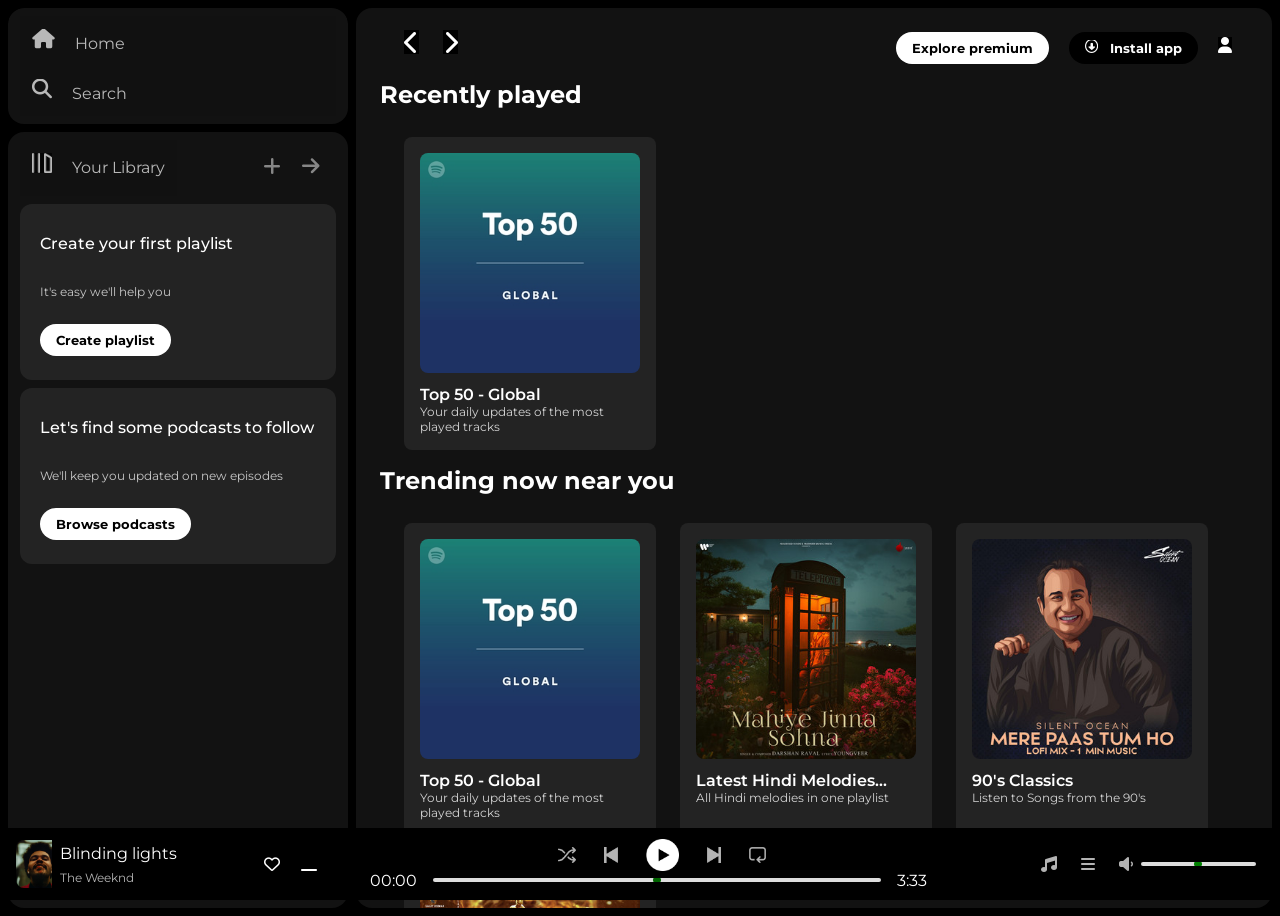
<file: index.html>
<!DOCTYPE html>
<html lang="en">
<head>
    <meta charset="UTF-8">
    <meta name="viewport" content="width=device-width, initial-scale=1.0">
    <link rel="stylesheet" href="https://cdnjs.cloudflare.com/ajax/libs/font-awesome/6.6.0/css/all.min.css" integrity="sha512-Kc323vGBEqzTmouAECnVceyQqyqdsSiqLQISBL29aUW4U/M7pSPA/gEUZQqv1cwx4OnYxTxve5UMg5GT6L4JJg==" crossorigin="anonymous" referrerpolicy="no-referrer" />
    <title>Spotify - Web Player: Music for everyone</title>
    <link rel="stylesheet" href="style.css">
    <link rel="preconnect" href="https://fonts.googleapis.com">
    <link rel="preconnect" href="https://fonts.gstatic.com" crossorigin>
    <link href="https://fonts.googleapis.com/css2?family=Montserrat:ital,wght@0,100..900;1,100..900&display=swap" rel="stylesheet">
    <link rel="icon" href="logo.png">
    

</head>
<body>
    <div class="main">
        <div class="sidebar">
            <div class="nav">
                <div class="nav-option">
                    <i class="fa-solid fa-house" style="background-color: inherit;"></i>
                    <a href="#" style="background-color: inherit;">Home</a>
                </div>
                <div class="nav-option">
                    <i class="fa-solid fa-magnifying-glass" style="background-color: inherit;"></i>
                    <a href="#" style="background-color: inherit;">Search</a>
                </div>
            </div>
            <div class="library">
                <div class="options">
                    <div class="lib-option nav-option">
                        <img src="library_icon.png" alt="library">
                        <a href="#" style="background-color: inherit;">Your Library</a>
                    </div>
                    <div class="icons" >
                        <i class="fa-solid fa-plus" style="background-color: inherit;"></i>
                        <i class="fa-solid fa-arrow-right" style="background-color: inherit;"></i>
                    </div>
                </div>
                <div class="lib-box" style="background-color: inherit;">
                    <div class="box">
                        <p class="box-p1" style="background-color: inherit;">Create your first playlist</p>
                        <p class="box-p2" style="background-color: inherit;">It's easy we'll help you</p>
                        <button class="badge">Create playlist</button>
                    </div>

                    <div class="box">
                        <p class="box-p1" style="background-color:inherit;">Let's find some podcasts to follow</p>
                        <p class="box-p2" style="background-color: inherit;">We'll keep you updated on new episodes</p>
                        <button class="badge">Browse podcasts</button>
                    </div>
                </div>
            </div>
        </div>
        <div class="main-content">
            <div class="sticky-nav">
                <div class="sticky-nav-icons">
                    <i class="fa-solid fa-chevron-left"></i>
                    <i class="fa-solid fa-chevron-right hide"></i>
                </div>
                <div class="sticky-nav-options">
                    <button class="badge hide">Explore premium</button>
                    <button class="badge" style="background-color: black; color: white;"><i class="fa-regular fa-circle-down" style="margin-right: 0.5rem;"></i> Install app</button>
                    <i class="fa-solid fa-user"></i>
                </div>
            </div>
            <h2 style="background-color: inherit;margin-bottom: 0.75rem;">Recently played</h2>
            <div class="card-container">
                <div class="card">
                    <img src="card1img.jpeg" class="card-img">
                    <p class="card-title">Top 50 - Global</p>
                    <p class="card-info">Your daily updates of the most played tracks</p>
                </div>
            </div>

            <h2 style="background-color: inherit;margin-bottom: 0.75rem;">Trending now near you</h2>
            <div class="card-container">
                <div class="card">
                    <img src="card1img.jpeg" class="card-img">
                    <p class="card-title">Top 50 - Global</p>
                    <p class="card-info">Your daily updates of the most played tracks</p>
                </div>
                <div class="card">
                    <img src="card2img.jpeg" class="card-img">
                    <p class="card-title">Latest Hindi Melodies...</p>
                    <p class="card-info">All Hindi melodies in one playlist</p>
                </div>
                <div class="card">
                    <img src="card3img.jpeg" class="card-img">
                    <p class="card-title">90's Classics</p>
                    <p class="card-info">Listen to Songs from the 90's</p>
                </div>
                <div class="card">
                    <img src="card4img.jpeg" class="card-img">
                    <p class="card-title">Leo Album</p>
                    <p class="card-info">Thalapathy's latest movie songs</p>
                </div>
            </div>
            <h2 style="background-color: inherit;margin-bottom: 0.75rem;">Featured charts</h2>
            <div class="card-container">
                <div class="card">
                    <img src="card4img.jpeg" class="card-img">
                    <p class="card-title">Leo Album</p>
                    <p class="card-info">Thalapathy's latest movie songs</p>
                </div>
                <div class="card">
                    <img src="card5img.jpeg" class="card-img">
                    <p class="card-title">Top Songs global</p>
                    <p class="card-info">Listen to the most played songs around the globe</p>
                </div>
                <div class="card">
                    <img src="card2img.jpeg" class="card-img">
                    <p class="card-title">Latest Hindi Melodies...</p>
                    <p class="card-info">Listen to Songs from the 90's</p>
                </div>
            </div>
            <div class="footer">
                <div class="line"></div>
            </div>
        </div>
        <div class="music-player">
            <div class="album">
                <img src="blinding lights.jpeg" class="album-image">
                <div class="song-info">
                    <p class="song-name" style="margin-left: 0.5rem;">Blinding lights</p>
                    <p class="artish-name" style="font-size: 0.75rem; opacity: 0.7;margin-left: 0.5rem;">The Weeknd</p>
                </div>
                <div class="album-icons">
                    <i class="fa-regular fa-heart"></i>
                    <i class="fa-solid fa-window-minimize"></i>
                </div>
            </div>
            <div class="player">
                <div class="player-controls">
                    <img src="player_icon1.png" class="player-control-icon">
                    <img src="player_icon2.png" class="player-control-icon">
                    <img src="player_icon3.png" class="player-control-icon" style="height: 2rem; opacity: 1;">
                    <img  src="player_icon4.png" class="player-control-icon">
                    <img src="player_icon5.png" class="player-control-icon">
                </div>
                <div class="playback-bar">
                    <span class="curr-time">00:00</span>
                    <input type="range" min="0" max="100" step="1" class="progress-bar">
                    <span class="tot-time">3:33</span>
                </div>
            </div>
            <div class="controls">
                <div class="controls-icons">
                    <i class="fa-solid fa-music"></i>
                    <i class="fa-solid fa-bars"></i>
                    <i class="fa-solid fa-volume-low"></i>
                    <input type="range" min="0" max="100" step="1" class="sound-bar">
                </div>
            </div>
        </div>
    </div>
</body>
</html>
</file>
<file: style.css>
*{
    font-family: "Montserrat", sans-serif;
    margin: 0;
    background-color: black;
    color: white;
    overflow: hidden;
}
.main{
    display: flex;
    height: 100vh;
    padding: 0.5rem;
}

.sidebar{
    background-color: #000;
    width: 340px;
    border-radius: 1rem;/*16px*/
    margin-right: 0.5rem;
}

.main-content{
    background-color: #121212;
    flex: 1;
    border-radius: 1rem;
    overflow: auto;
    padding: 0 1.5rem 0 1.5rem;
}

.music-player{
    background-color: black;
    position: fixed;
    bottom: 0;
    width: 100%;
    height: 72px;
}

a{
    text-decoration: none;
    color: white;
}

.nav {
    background-color: #121212;
    border-radius: 1rem;
    display: flex;
    flex-direction: column;
    justify-content: center;
    height: 100px;
    padding: 0.5rem 0.75rem;
}

.nav-option{
    background-color: inherit;
    line-height: 2.5rem;
    opacity: 0.7;
    padding: 0.5rem 0.75rem;
}

.nav-option:hover{
    opacity: 1;
}

.nav-option i{
    font-size: 1.25rem;
}

.nav-option a{
    font-size: 1rem;
    margin-left: 1rem;
}

.lib-option img{
    height: 1.25rem;
}

.library{
    background-color: #121212;
    border-radius: 1rem;
    height: 100%;
    margin-top:0.5rem ;
    padding: 0.5rem 0.75rem;
}

.options{
    display: flex;
    justify-content: space-between;
    align-items: center;
    background-color: inherit;
}

.icons{
    font-size: 1.25rem;
    opacity: 0.7;
    background-color: inherit;
}

.icons i{
    opacity: 0.7;
    margin-right: 1rem;
}

.icons i:hover{
    opacity: 1;
}

.box{
    background-color: #232323;
    height: 9rem;
    border-radius: 0.75rem;
    margin:0.5rem 0 0.5rem 0;
    padding: 1rem 1.25rem;
    line-height: 3rem;

}

.box-p1{
    font-weight: 500;
    font-size: 1rem;
}
.box-p2{
    font-size: 0.75rem;
    opacity: 0.75;
}

.badge{
    background-color: white;
    border: none;
    color: black;
    border-radius: 100px;
    padding: 0.25rem 1rem;
    font-weight: 700;
    margin-top: 0.5rem;
    height: 2rem;
    width: fit-content;
}

.sticky-nav{
    position: sticky;
    top: 0;
    background-color: #121212;
    display: flex;
    justify-content: space-between;
    align-items: center;
    padding: 1rem 0 1rem 0;
    z-index: 10;
}

.sticky-nav-icons{
    margin-left: 1rem;
}

.sticky-nav-icons i{
    font-size: 1.5rem;
    margin-right: 0.75rem;
    margin-left: 0.5rem;
}

.sticky-nav-options{
    background-color: inherit;
}
.sticky-nav-icons{
    background-color: inherit;
}

.sticky-nav-options button{
    margin-right: 1rem;
}

.sticky-nav-options i{
    margin-right: 1rem;
}

@media(max-width:1000px)
{
    .hide{
        display: none;
    }
}
.card{
    background-color: #232323;
    width: 220px;
    border-radius: 0.5rem;
    padding: 1rem;
    margin-left: 1.5rem;
    margin-top: 1rem;
    margin-bottom: 1rem;
}

.card-container{
    display: flex;
    background-color: inherit;
    flex-wrap: wrap;
}
.card-img{
    width: 100%;
    border-radius: 0.5rem;
    margin-bottom: 0.5rem;
}

.card-title{
    font-weight: 600;
    background-color: inherit;
}
.card-info{
    font-size: 0.75rem;
    opacity: 0.8;
    background-color: inherit;
}

.footer{
    height: 300px;
    background-color: inherit;
    display: flex;
    align-items: center;
    justify-content: center;
}
.line{
    width: 90%;
    height: 30%;
    background-color: inherit;
    border-top: 1px solid white;
    opacity: 0.4;
}

.music-player{
    display: flex;
    justify-content: space-between;
    align-items: center;
}

.album{
    width: 25%;
}
.player{
    width: 50%;
}
.controls{
    width: 25%;
}

.player-controls{
    display: flex;
    justify-content: center;
    align-items: center;
}

.playback-bar{
    display: flex;
    justify-content: center;
    align-items: center;
}
.player-control-icon{
    height: 1rem;
    margin-left: 1.75rem;
    opacity: 0.7;
}

.player-control-icon:hover{
    opacity: 1;
}

.curr-time{
    margin-right: 1rem;
}
.tot-time{
    margin-left: 1rem;
}

.progress-bar{
    width: 70%;
    appearance: none;
    background-color: transparent;
    cursor: pointer;
}

.progress-bar::-webkit-slider-runnable-track{
    background-color: #ddd;
    border-radius: 100px;
    height: 0.3rem;
}

.progress-bar::-webkit-slider-thumb{
    appearance: none;
    height: 0.4rem;
    width: 0.5rem;
    margin-top: -1px;
    border-radius: 50%;
    background-color: darkgreen;
}
.album{
    display: flex;
    justify-content: space-between;
}
.album-image{
    height: 100%;
    width: 3rem;
    border-radius: 0.5rem;
    margin-left: 0.5rem;
}

.song-info{
    display: flex;
    flex-direction: column;
    justify-content: space-around;
    margin-left: -5rem;
}

.album-icons{
    width: 75px;
    display: flex;
    align-items: center;
    justify-content: space-around;
    margin-left: 0.5rem;
}

.controls{
    display: flex;
    justify-content: center;
    align-items: center;
}

.controls-icons{
    width: 100%;
    display: flex;
    justify-content:end;
    align-items: center;
    margin-right: 2rem;
}

.controls-icons i{
    margin-left: 1rem;
    margin-right: 0.5rem;
    opacity: 0.7;
}

.controls-icons i:hover{
    opacity: 1;
}

.sound-bar{
    width: 40%;
    appearance: none;
    background-color: transparent;
    cursor: pointer;
}

.sound-bar::-webkit-slider-runnable-track{
    background-color: #ddd;
    border-radius: 100px;
    height: 0.3rem;
}

.sound-bar::-webkit-slider-thumb{
    appearance: none;
    height: 0.4rem;
    width: 0.5rem;
    margin-top: -1px;
    border-radius: 50%;
    background-color: green;
}
</file>
